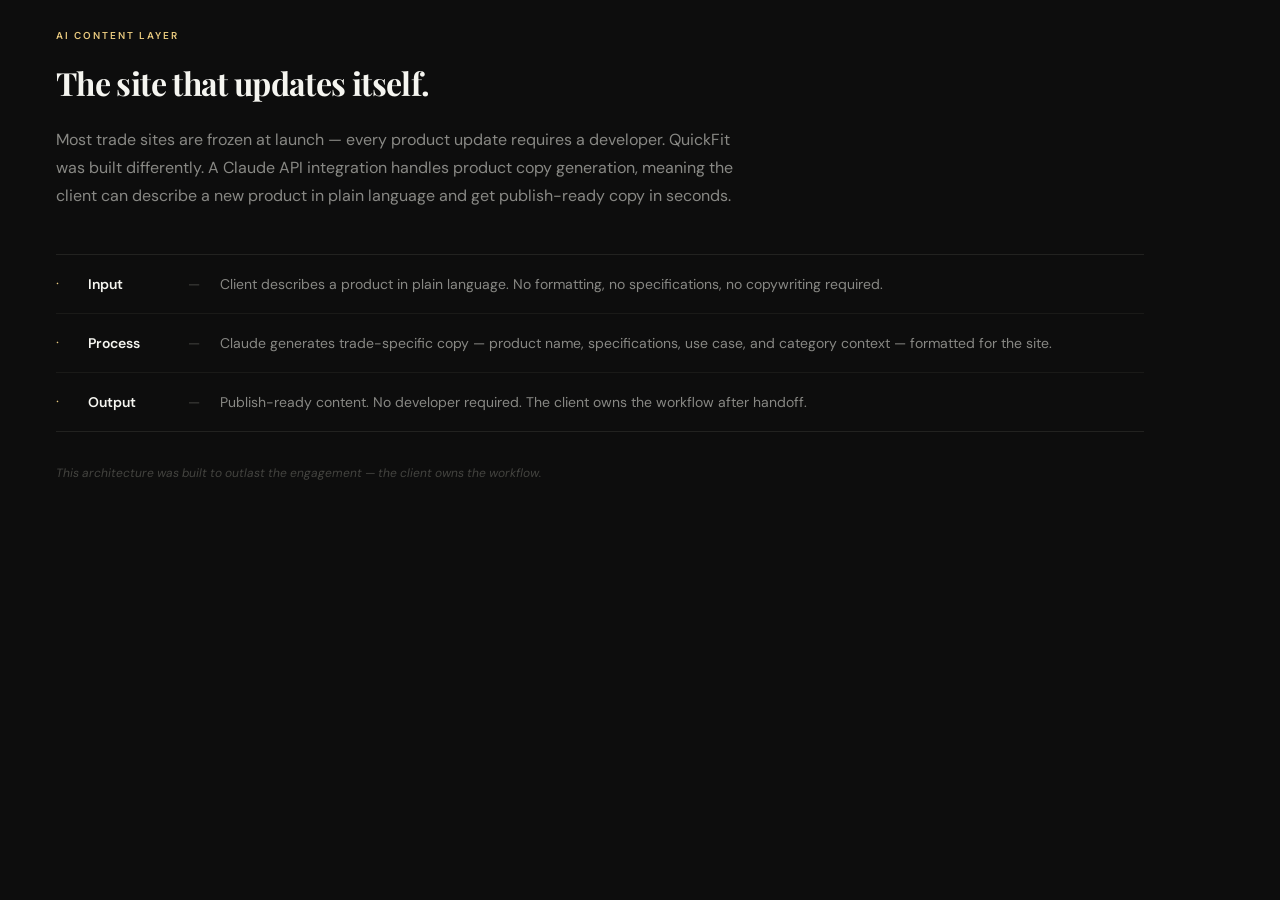
<file: assets/quickfit-ai-layer.html>
<!DOCTYPE html>
<html lang="en">
<head>
  <meta charset="UTF-8" />
  <meta name="viewport" content="width=device-width, initial-scale=1.0" />
  <title>QuickFit — AI Content Layer</title>
  <link rel="preconnect" href="https://fonts.googleapis.com" />
  <link rel="preconnect" href="https://fonts.gstatic.com" crossorigin />
  <link href="https://fonts.googleapis.com/css2?family=Playfair+Display:wght@400;700&family=DM+Sans:wght@300;400;500;600&display=swap" rel="stylesheet" />
  <style>
    * { box-sizing: border-box; margin: 0; padding: 0; }

    body {
      width: 1200px;
      margin: 0;
      background: #0d0d0d;
      color: #f5f5f0;
      font-family: 'DM Sans', system-ui, sans-serif;
    }

    .asset {
      width: 1200px;
      height: 500px;
      display: flex;
      flex-direction: column;
      align-items: center;
      justify-content: center;
      padding: 64px 56px 52px;
    }

    .top-label {
      font-size: 10px;
      font-weight: 600;
      letter-spacing: 0.2em;
      text-transform: uppercase;
      color: #e8c97e;
      margin-bottom: 22px;
      align-self: flex-start;
    }

    .title {
      font-family: 'Playfair Display', Georgia, serif;
      font-size: 32px;
      font-weight: 700;
      letter-spacing: -0.02em;
      line-height: 1.2;
      color: #f5f5f0;
      margin-bottom: 24px;
      align-self: flex-start;
    }

    .body-text {
      font-size: 16px;
      font-weight: 400;
      color: #888884;
      line-height: 1.75;
      max-width: 680px;
      align-self: flex-start;
      margin-bottom: 44px;
    }

    .annotations {
      width: 100%;
      display: flex;
      flex-direction: column;
      gap: 0;
      border-top: 1px solid #222220;
      border-bottom: 1px solid #222220;
      margin-bottom: 32px;
    }

    .annotation {
      display: flex;
      align-items: baseline;
      gap: 20px;
      padding: 18px 0;
      border-bottom: 1px solid #1a1a18;
    }

    .annotation:last-child {
      border-bottom: none;
    }

    .annotation-bullet {
      color: #e8c97e;
      font-size: 16px;
      font-weight: 300;
      flex-shrink: 0;
      width: 12px;
    }

    .annotation-label {
      font-size: 14px;
      font-weight: 600;
      color: #f5f5f0;
      width: 80px;
      flex-shrink: 0;
    }

    .annotation-dash {
      font-size: 14px;
      color: #444440;
      flex-shrink: 0;
    }

    .annotation-desc {
      font-size: 14px;
      font-weight: 400;
      color: #888884;
      line-height: 1.5;
    }

    .bottom-note {
      font-size: 12px;
      font-weight: 400;
      color: #444440;
      line-height: 1.6;
      align-self: flex-start;
      font-style: italic;
    }
  </style>
</head>
<body>
  <div class="asset">
    <p class="top-label">AI Content Layer</p>
    <h2 class="title">The site that updates itself.</h2>
    <p class="body-text">Most trade sites are frozen at launch — every product update requires a developer. QuickFit was built differently. A Claude API integration handles product copy generation, meaning the client can describe a new product in plain language and get publish-ready copy in seconds.</p>

    <div class="annotations">
      <div class="annotation">
        <span class="annotation-bullet">&middot;</span>
        <span class="annotation-label">Input</span>
        <span class="annotation-dash">&mdash;</span>
        <span class="annotation-desc">Client describes a product in plain language. No formatting, no specifications, no copywriting required.</span>
      </div>
      <div class="annotation">
        <span class="annotation-bullet">&middot;</span>
        <span class="annotation-label">Process</span>
        <span class="annotation-dash">&mdash;</span>
        <span class="annotation-desc">Claude generates trade-specific copy — product name, specifications, use case, and category context — formatted for the site.</span>
      </div>
      <div class="annotation">
        <span class="annotation-bullet">&middot;</span>
        <span class="annotation-label">Output</span>
        <span class="annotation-dash">&mdash;</span>
        <span class="annotation-desc">Publish-ready content. No developer required. The client owns the workflow after handoff.</span>
      </div>
    </div>

    <p class="bottom-note">This architecture was built to outlast the engagement — the client owns the workflow.</p>
  </div>
</body>
</html>
</file>
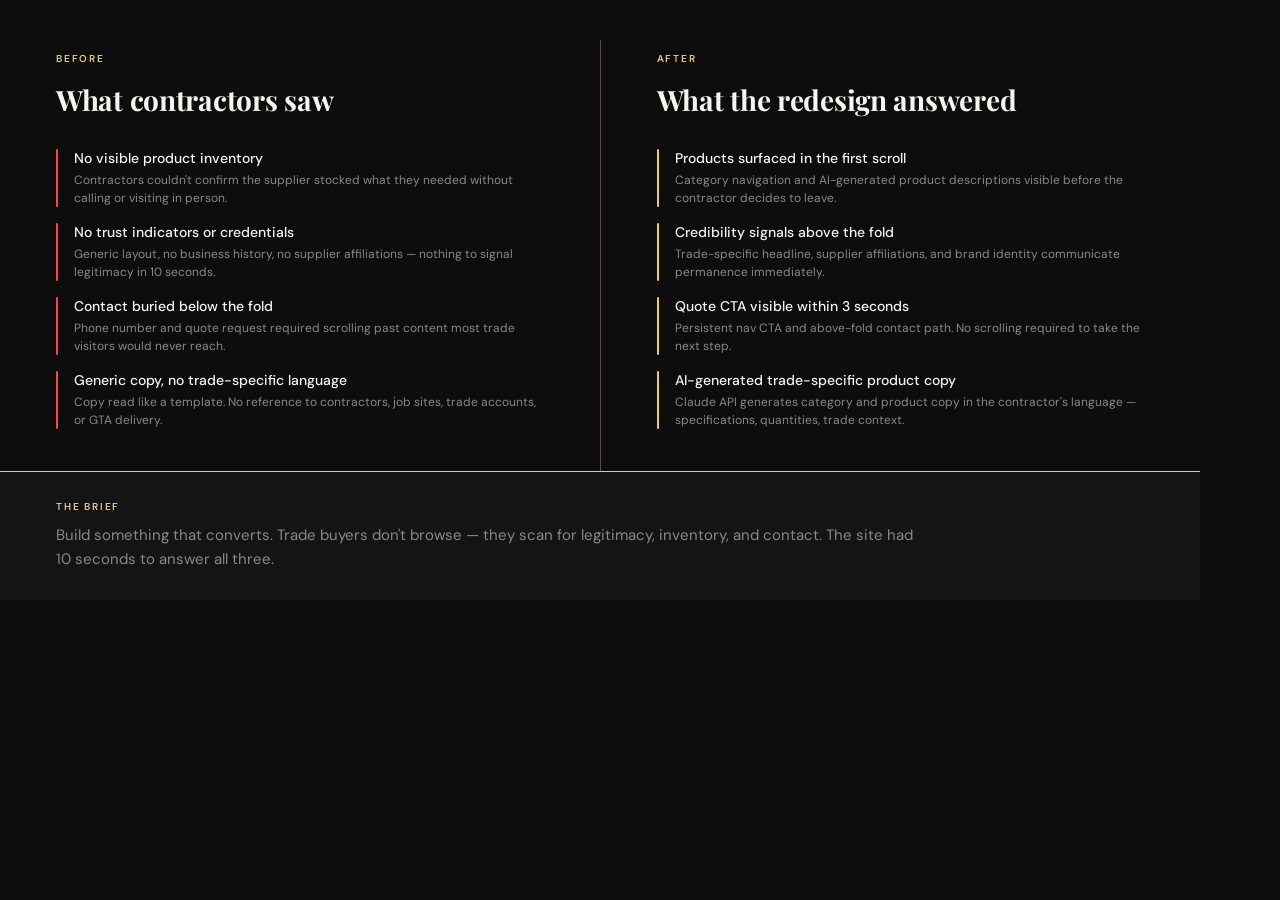
<file: assets/quickfit-problem.html>
<!DOCTYPE html>
<html lang="en">
<head>
  <meta charset="UTF-8" />
  <meta name="viewport" content="width=device-width, initial-scale=1.0" />
  <title>QuickFit — Problem Audit</title>
  <link rel="preconnect" href="https://fonts.googleapis.com" />
  <link rel="preconnect" href="https://fonts.gstatic.com" crossorigin />
  <link href="https://fonts.googleapis.com/css2?family=Playfair+Display:wght@400;700&family=DM+Sans:wght@300;400;500;600&display=swap" rel="stylesheet" />
  <style>
    * { box-sizing: border-box; margin: 0; padding: 0; }

    body {
      width: 1200px;
      margin: 0;
      background: #0d0d0d;
      color: #f5f5f0;
      font-family: 'DM Sans', system-ui, sans-serif;
    }

    .asset {
      width: 1200px;
      height: 600px;
      display: flex;
      flex-direction: column;
    }

    .columns {
      display: flex;
      flex: 1;
    }

    .col {
      flex: 1;
      padding: 52px 56px 40px;
      display: flex;
      flex-direction: column;
    }

    .divider {
      width: 1px;
      background: #e8c97e;
      opacity: 0.35;
      margin: 40px 0 0;
    }

    .col-label {
      font-size: 10px;
      font-weight: 600;
      letter-spacing: 0.18em;
      text-transform: uppercase;
      color: #e8c97e;
      margin-bottom: 18px;
    }

    .col-title {
      font-family: 'Playfair Display', Georgia, serif;
      font-size: 28px;
      font-weight: 700;
      letter-spacing: -0.01em;
      line-height: 1.2;
      color: #f5f5f0;
      margin-bottom: 32px;
    }

    .signal-list {
      display: flex;
      flex-direction: column;
      gap: 16px;
      flex: 1;
    }

    .signal {
      display: flex;
      gap: 0;
    }

    .signal-bar {
      width: 2px;
      flex-shrink: 0;
      margin-right: 16px;
      border-radius: 1px;
    }

    .signal-bar.fail { background: #ff4444; }
    .signal-bar.pass { background: #e8c97e; }

    .signal-content {}

    .signal-label {
      font-size: 14px;
      font-weight: 500;
      color: #f5f5f0;
      line-height: 1.3;
      margin-bottom: 4px;
    }

    .signal-desc {
      font-size: 12px;
      font-weight: 400;
      color: #888884;
      line-height: 1.5;
    }

    .brief-banner {
      border-top: 1px solid #e8c97e;
      background: #141414;
      padding: 28px 56px;
    }

    .brief-label {
      font-size: 10px;
      font-weight: 600;
      letter-spacing: 0.18em;
      text-transform: uppercase;
      color: #e8c97e;
      margin-bottom: 10px;
    }

    .brief-text {
      font-size: 15px;
      font-weight: 400;
      color: #888884;
      line-height: 1.65;
      max-width: 860px;
    }
  </style>
</head>
<body>
  <div class="asset">
    <div class="columns">

      <div class="col">
        <p class="col-label">Before</p>
        <h2 class="col-title">What contractors saw</h2>
        <div class="signal-list">
          <div class="signal">
            <div class="signal-bar fail"></div>
            <div class="signal-content">
              <p class="signal-label">No visible product inventory</p>
              <p class="signal-desc">Contractors couldn't confirm the supplier stocked what they needed without calling or visiting in person.</p>
            </div>
          </div>
          <div class="signal">
            <div class="signal-bar fail"></div>
            <div class="signal-content">
              <p class="signal-label">No trust indicators or credentials</p>
              <p class="signal-desc">Generic layout, no business history, no supplier affiliations — nothing to signal legitimacy in 10 seconds.</p>
            </div>
          </div>
          <div class="signal">
            <div class="signal-bar fail"></div>
            <div class="signal-content">
              <p class="signal-label">Contact buried below the fold</p>
              <p class="signal-desc">Phone number and quote request required scrolling past content most trade visitors would never reach.</p>
            </div>
          </div>
          <div class="signal">
            <div class="signal-bar fail"></div>
            <div class="signal-content">
              <p class="signal-label">Generic copy, no trade-specific language</p>
              <p class="signal-desc">Copy read like a template. No reference to contractors, job sites, trade accounts, or GTA delivery.</p>
            </div>
          </div>
        </div>
      </div>

      <div class="divider"></div>

      <div class="col">
        <p class="col-label">After</p>
        <h2 class="col-title">What the redesign answered</h2>
        <div class="signal-list">
          <div class="signal">
            <div class="signal-bar pass"></div>
            <div class="signal-content">
              <p class="signal-label">Products surfaced in the first scroll</p>
              <p class="signal-desc">Category navigation and AI-generated product descriptions visible before the contractor decides to leave.</p>
            </div>
          </div>
          <div class="signal">
            <div class="signal-bar pass"></div>
            <div class="signal-content">
              <p class="signal-label">Credibility signals above the fold</p>
              <p class="signal-desc">Trade-specific headline, supplier affiliations, and brand identity communicate permanence immediately.</p>
            </div>
          </div>
          <div class="signal">
            <div class="signal-bar pass"></div>
            <div class="signal-content">
              <p class="signal-label">Quote CTA visible within 3 seconds</p>
              <p class="signal-desc">Persistent nav CTA and above-fold contact path. No scrolling required to take the next step.</p>
            </div>
          </div>
          <div class="signal">
            <div class="signal-bar pass"></div>
            <div class="signal-content">
              <p class="signal-label">AI-generated trade-specific product copy</p>
              <p class="signal-desc">Claude API generates category and product copy in the contractor's language — specifications, quantities, trade context.</p>
            </div>
          </div>
        </div>
      </div>

    </div>

    <div class="brief-banner">
      <p class="brief-label">The Brief</p>
      <p class="brief-text">Build something that converts. Trade buyers don't browse — they scan for legitimacy, inventory, and contact. The site had 10 seconds to answer all three.</p>
    </div>
  </div>
</body>
</html>
</file>
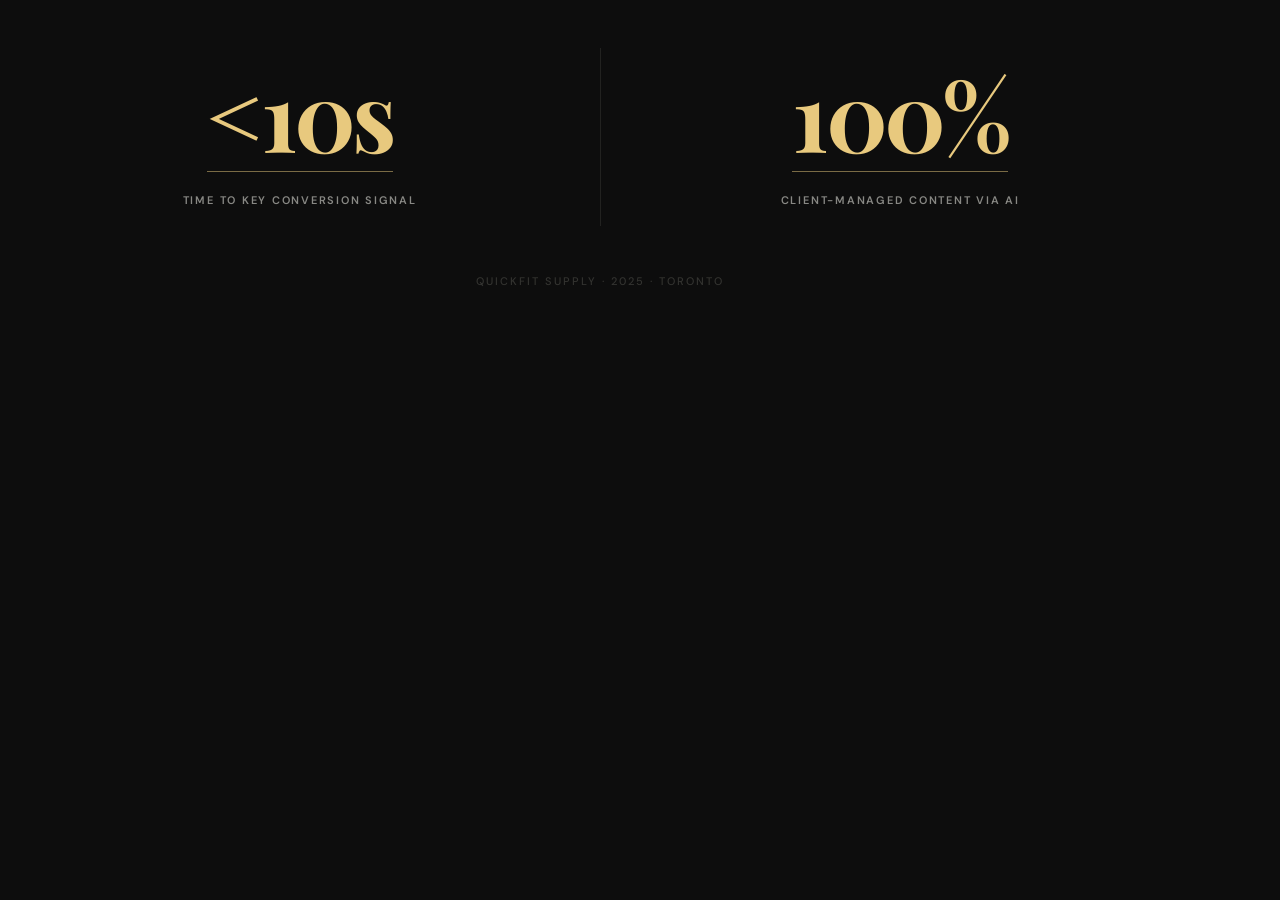
<file: assets/quickfit-stats.html>
<!DOCTYPE html>
<html lang="en">
<head>
  <meta charset="UTF-8" />
  <meta name="viewport" content="width=device-width, initial-scale=1.0" />
  <title>QuickFit — Outcome Stats</title>
  <link rel="preconnect" href="https://fonts.googleapis.com" />
  <link rel="preconnect" href="https://fonts.gstatic.com" crossorigin />
  <link href="https://fonts.googleapis.com/css2?family=Playfair+Display:wght@400;700&family=DM+Sans:wght@300;400;500;600&display=swap" rel="stylesheet" />
  <style>
    * { box-sizing: border-box; margin: 0; padding: 0; }

    body {
      width: 1200px;
      margin: 0;
      background: #0d0d0d;
      color: #f5f5f0;
      font-family: 'DM Sans', system-ui, sans-serif;
    }

    .asset {
      width: 1200px;
      height: 320px;
      display: flex;
      flex-direction: column;
      justify-content: center;
    }

    .stats-row {
      display: flex;
      align-items: stretch;
      flex: 1;
    }

    .stat {
      flex: 1;
      display: flex;
      flex-direction: column;
      align-items: center;
      justify-content: center;
      padding: 52px 56px;
    }

    .stat-number-wrap {
      position: relative;
      display: inline-block;
      margin-bottom: 20px;
    }

    .stat-number {
      font-family: 'Playfair Display', Georgia, serif;
      font-size: 96px;
      font-weight: 700;
      letter-spacing: -0.04em;
      line-height: 1;
      color: #e8c97e;
      display: block;
    }

    .stat-underline {
      display: block;
      height: 1px;
      background: #e8c97e;
      margin-top: 10px;
      opacity: 0.5;
    }

    .stat-label {
      font-size: 11px;
      font-weight: 600;
      letter-spacing: 0.16em;
      text-transform: uppercase;
      color: #888884;
      text-align: center;
      line-height: 1.6;
      max-width: 240px;
    }

    .divider {
      width: 1px;
      background: #222220;
      margin: 48px 0;
    }

    .bottom-tag {
      text-align: center;
      font-size: 11px;
      font-weight: 500;
      letter-spacing: 0.18em;
      text-transform: uppercase;
      color: #333330;
      padding-bottom: 32px;
    }
  </style>
</head>
<body>
  <div class="asset">
    <div class="stats-row">
      <div class="stat">
        <div class="stat-number-wrap">
          <span class="stat-number">&lt;10s</span>
          <span class="stat-underline"></span>
        </div>
        <p class="stat-label">Time to key conversion signal</p>
      </div>

      <div class="divider"></div>

      <div class="stat">
        <div class="stat-number-wrap">
          <span class="stat-number">100%</span>
          <span class="stat-underline"></span>
        </div>
        <p class="stat-label">Client-managed content via AI</p>
      </div>
    </div>

    <p class="bottom-tag">QuickFit Supply &middot; 2025 &middot; Toronto</p>
  </div>
</body>
</html>
</file>
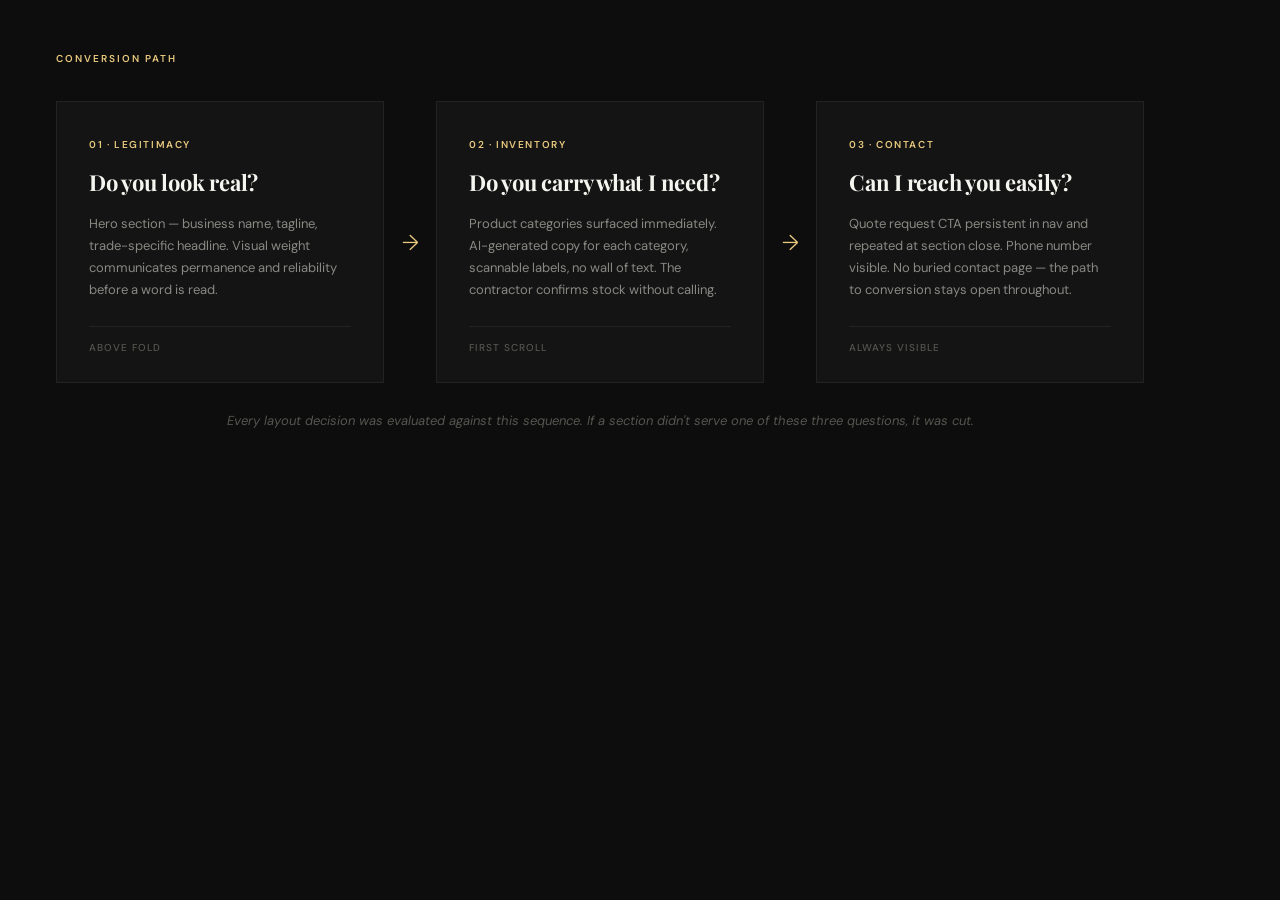
<file: assets/quickfit-wireframe.html>
<!DOCTYPE html>
<html lang="en">
<head>
  <meta charset="UTF-8" />
  <meta name="viewport" content="width=device-width, initial-scale=1.0" />
  <title>QuickFit — Conversion Path</title>
  <link rel="preconnect" href="https://fonts.googleapis.com" />
  <link rel="preconnect" href="https://fonts.gstatic.com" crossorigin />
  <link href="https://fonts.googleapis.com/css2?family=Playfair+Display:wght@400;700&family=DM+Sans:wght@300;400;500;600&display=swap" rel="stylesheet" />
  <style>
    * { box-sizing: border-box; margin: 0; padding: 0; }

    body {
      width: 1200px;
      margin: 0;
      background: #0d0d0d;
      color: #f5f5f0;
      font-family: 'DM Sans', system-ui, sans-serif;
    }

    .asset {
      width: 1200px;
      height: 480px;
      padding: 52px 56px 48px;
      display: flex;
      flex-direction: column;
    }

    .top-label {
      font-size: 10px;
      font-weight: 600;
      letter-spacing: 0.2em;
      text-transform: uppercase;
      color: #e8c97e;
      margin-bottom: 36px;
    }

    .flow {
      display: flex;
      align-items: stretch;
      gap: 0;
      flex: 1;
    }

    .card {
      flex: 1;
      background: #141414;
      border: 1px solid #222220;
      padding: 36px 32px 28px;
      display: flex;
      flex-direction: column;
    }

    .card-label {
      font-size: 10px;
      font-weight: 600;
      letter-spacing: 0.16em;
      text-transform: uppercase;
      color: #e8c97e;
      margin-bottom: 18px;
    }

    .card-title {
      font-family: 'Playfair Display', Georgia, serif;
      font-size: 22px;
      font-weight: 700;
      letter-spacing: -0.01em;
      line-height: 1.25;
      color: #f5f5f0;
      margin-bottom: 16px;
    }

    .card-body {
      font-size: 13px;
      font-weight: 400;
      color: #888884;
      line-height: 1.7;
      flex: 1;
    }

    .card-tag {
      display: inline-block;
      margin-top: 24px;
      font-size: 10px;
      font-weight: 500;
      letter-spacing: 0.1em;
      text-transform: uppercase;
      color: #555550;
      border-top: 1px solid #222220;
      padding-top: 14px;
      width: 100%;
    }

    .arrow {
      display: flex;
      align-items: center;
      justify-content: center;
      width: 52px;
      flex-shrink: 0;
      color: #e8c97e;
      font-size: 22px;
      font-weight: 300;
      letter-spacing: -0.02em;
    }

    .bottom-note {
      margin-top: 28px;
      font-size: 13px;
      font-weight: 400;
      color: #555550;
      line-height: 1.6;
      text-align: center;
      font-style: italic;
    }
  </style>
</head>
<body>
  <div class="asset">
    <p class="top-label">Conversion Path</p>

    <div class="flow">
      <div class="card">
        <p class="card-label">01 &middot; Legitimacy</p>
        <h2 class="card-title">Do you look real?</h2>
        <p class="card-body">Hero section — business name, tagline, trade-specific headline. Visual weight communicates permanence and reliability before a word is read.</p>
        <span class="card-tag">Above fold</span>
      </div>

      <div class="arrow">&rarr;</div>

      <div class="card">
        <p class="card-label">02 &middot; Inventory</p>
        <h2 class="card-title">Do you carry what I need?</h2>
        <p class="card-body">Product categories surfaced immediately. AI-generated copy for each category, scannable labels, no wall of text. The contractor confirms stock without calling.</p>
        <span class="card-tag">First scroll</span>
      </div>

      <div class="arrow">&rarr;</div>

      <div class="card">
        <p class="card-label">03 &middot; Contact</p>
        <h2 class="card-title">Can I reach you easily?</h2>
        <p class="card-body">Quote request CTA persistent in nav and repeated at section close. Phone number visible. No buried contact page — the path to conversion stays open throughout.</p>
        <span class="card-tag">Always visible</span>
      </div>
    </div>

    <p class="bottom-note">Every layout decision was evaluated against this sequence. If a section didn't serve one of these three questions, it was cut.</p>
  </div>
</body>
</html>
</file>
